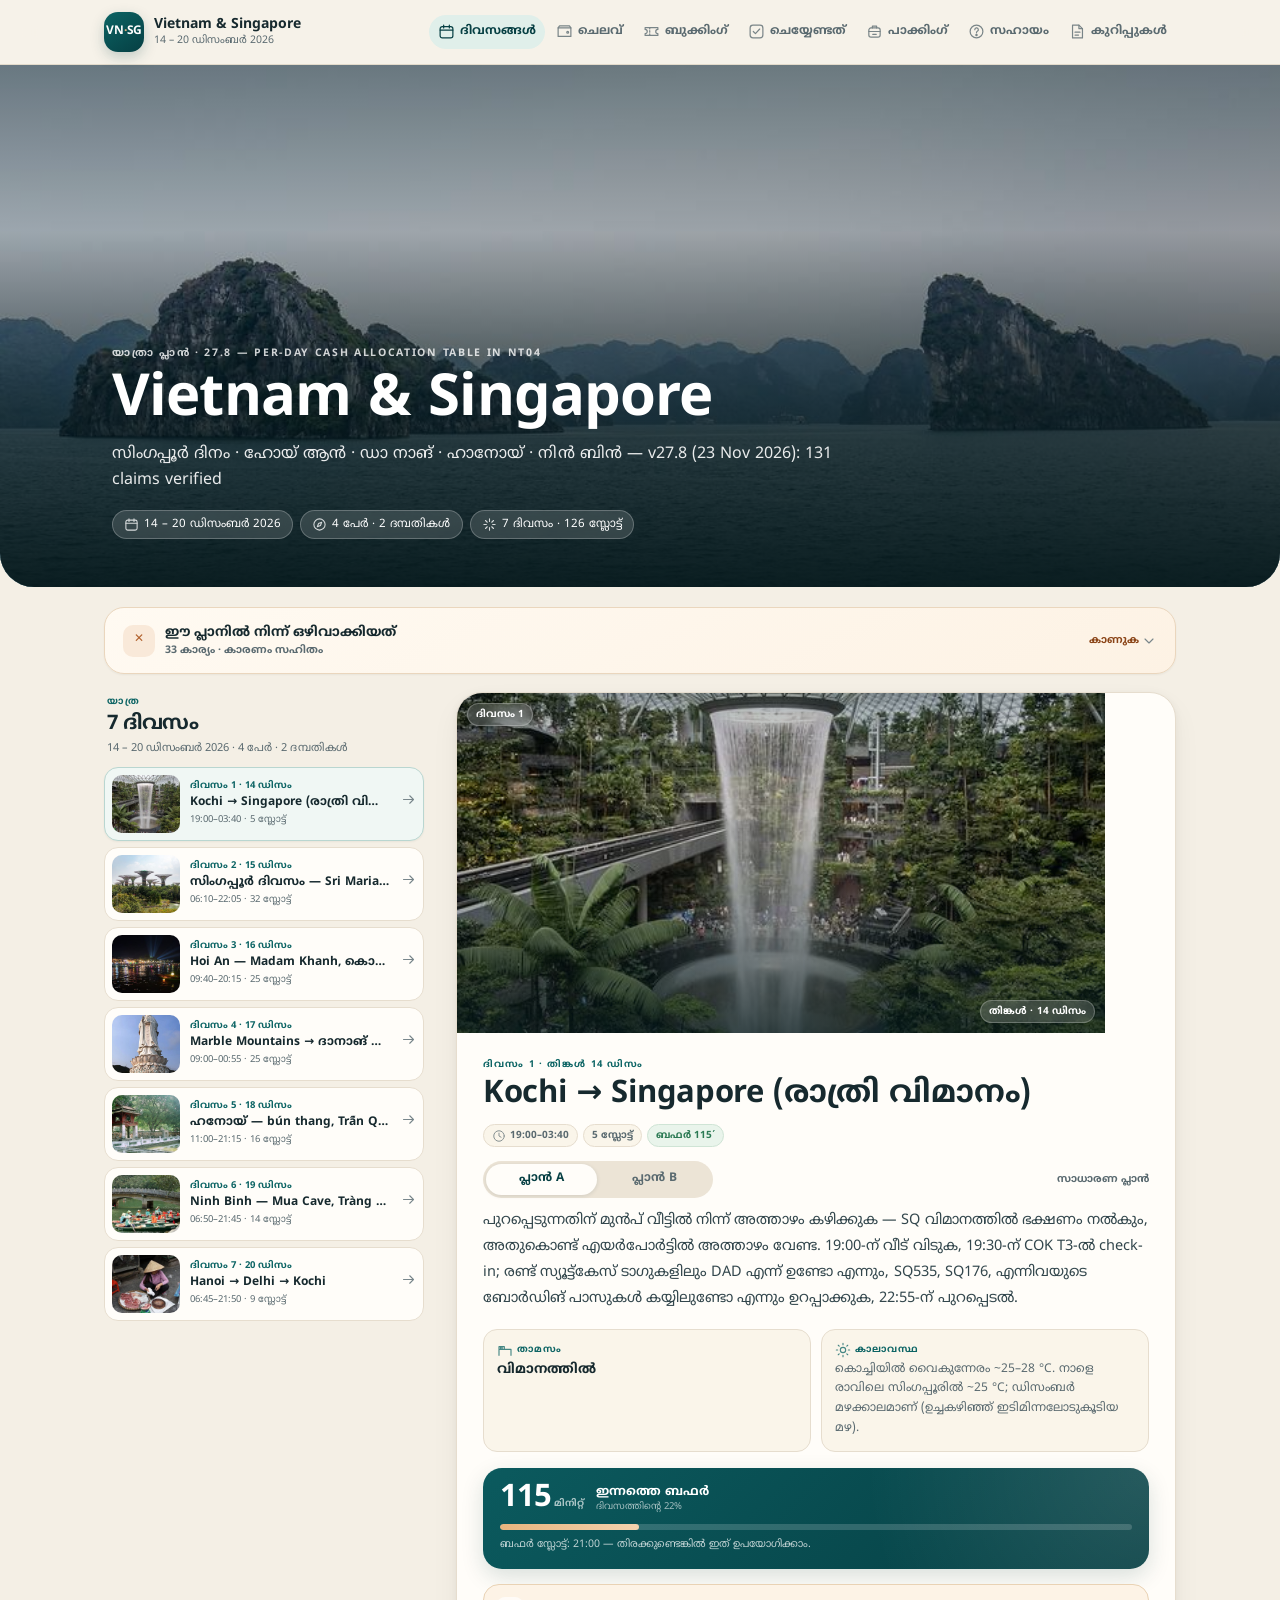
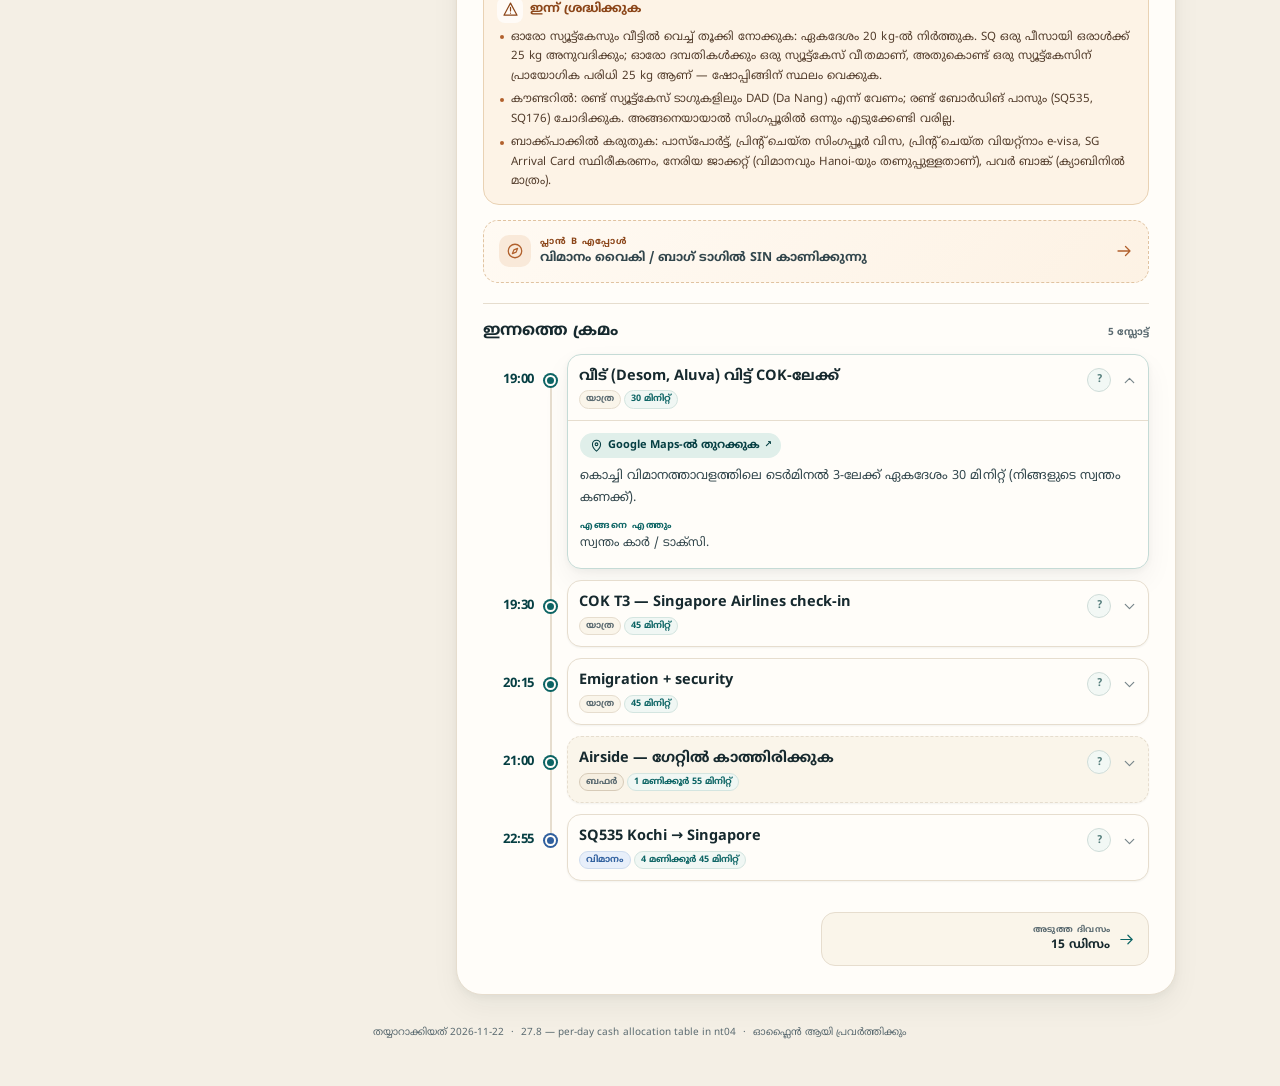
<file: index.html>
<!doctype html>
<html lang="ml">
  <head>
    <meta charset="utf-8" />
    <meta name="viewport" content="width=device-width, initial-scale=1, viewport-fit=cover" />
    <meta name="theme-color" content="#084a4d" />
    <link rel="icon" href="data:," />
    <meta name="description" content="വിയറ്റ്നാം & സിംഗപ്പൂർ — 14–20 ഡിസംബർ 2026. ദിവസാന്തര പ്ലാൻ, ബഫർ, ചെലവ്, ബുക്കിംഗ്, ചെയ്യേണ്ടത്, ഭാഷയും അടിയന്തിര നമ്പറുകളും, കുറിപ്പുകൾ." />
    <title>വിയറ്റ്നാം &amp; സിംഗപ്പൂർ — ഡിസംബർ 2026</title>
    <script defer src="./assets/index-_-C6NMxQ.js"></script>
    <link rel="stylesheet" href="./assets/index-CeAtSv5Q.css">
  </head>
  <body>
    <div id="root"></div>
  </body>
</html>
</file>
<file: assets/index-CeAtSv5Q.css>
@font-face{font-family:Noto Sans Malayalam;src:url(./NotoSansMalayalam-Regular-BkFFDQub.ttf) format("truetype");font-weight:400;font-style:normal;font-display:swap}@font-face{font-family:Noto Sans Malayalam;src:url(./NotoSansMalayalam-Bold-B34WZfov.ttf) format("truetype");font-weight:600 800;font-style:normal;font-display:swap}:root{--bg: #f4efe5;--bg-2: #ebe3d4;--card: #fffdf9;--card-2: #faf5ea;--card-3: #f6efe1;--ink: #16292e;--ink-2: #32464c;--muted: #5a6a70;--muted-2: #78868b;--line: #e6ddce;--line-2: #d7cbb8;--teal: #0c6464;--teal-deep: #063f43;--teal-ink: #084c50;--teal-soft: #e0efea;--teal-mist: #f0f7f4;--amber: #b1602c;--amber-ink: #8b4518;--amber-soft: #f9e9d9;--jade: #2c7a54;--jade-soft: #e9f4eb;--danger: #ae4439;--danger-soft: #faeae8;--violet: #6a57a0;--violet-soft: #efecf8;--blue: #2f5f9e;--blue-soft: #e8effa;--shadow-xs: 0 1px 2px rgba(16, 42, 46, .05);--shadow-sm: 0 2px 8px rgba(16, 42, 46, .05), 0 12px 28px rgba(16, 42, 46, .05);--shadow-md: 0 18px 44px rgba(10, 36, 40, .13);--shadow-lg: 0 30px 80px rgba(6, 28, 32, .24);--r-xs: 10px;--r-sm: 14px;--r: 20px;--r-lg: 26px;--r-xl: 32px;--gutter: 14px;--topnav-h: 60px;--bottomnav-h: 66px;--safe-top: env(safe-area-inset-top, 0px);--safe-bottom: env(safe-area-inset-bottom, 0px);--font: "Noto Sans Malayalam", system-ui, -apple-system, "Segoe UI", sans-serif}*,*:before,*:after{box-sizing:border-box}html{-webkit-text-size-adjust:100%;overflow-x:clip;scroll-behavior:smooth}body{margin:0;overflow-x:clip;background:var(--bg);color:var(--ink);font-family:var(--font);font-size:16px;line-height:1.7;letter-spacing:.001em;text-rendering:optimizeLegibility;-webkit-font-smoothing:antialiased}img{max-width:100%;display:block}button,input,select,textarea{font:inherit;color:inherit}button,p,h1,h2,h3,h4{margin:0}ul,ol{margin:0;padding:0;list-style:none}a{color:inherit}[hidden]{display:none!important}::selection{background:#0c64642e}:focus-visible{outline:2px solid var(--teal);outline-offset:3px;border-radius:6px}.app{min-height:100vh;min-height:100dvh;padding-bottom:calc(var(--bottomnav-h) + var(--safe-bottom) + 24px)}main{display:block;min-width:0}.wrap{width:100%;max-width:1120px;margin:0 auto;padding:0 var(--gutter)}.wrap--days{padding-bottom:8px}.page{display:flex;flex-direction:column;gap:14px;padding-top:14px;min-width:0}.skip-link{position:fixed;top:-100px;left:12px;z-index:200;background:var(--teal-deep);color:#fff;padding:10px 14px;border-radius:0 0 12px 12px;font-size:13px;text-decoration:none;transition:top .2s ease}.skip-link:focus{top:0}.topnav{position:sticky;top:0;z-index:50;padding-top:var(--safe-top);background:#f7f2e9e6;border-bottom:1px solid rgba(215,203,184,.62);backdrop-filter:blur(18px) saturate(1.15);-webkit-backdrop-filter:blur(18px) saturate(1.15)}.topnav-in{display:flex;align-items:center;gap:12px;width:100%;max-width:1120px;min-height:var(--topnav-h);margin:0 auto;padding:8px var(--gutter)}.brand{display:flex;align-items:center;gap:10px;min-width:0;padding:0;border:0;background:none;text-align:left;cursor:pointer}.brand-mark{display:flex;align-items:center;justify-content:center;flex:0 0 38px;width:38px;height:38px;border-radius:13px;background:linear-gradient(145deg,var(--teal) 0%,var(--teal-deep) 100%);color:#fff;font-size:10.5px;font-weight:800;letter-spacing:-.03em;line-height:1;white-space:nowrap;box-shadow:0 5px 14px #063f4338}.brand-mark span{color:#e7b47e;margin:0 .5px}.brand-text{display:flex;flex-direction:column;min-width:0}.brand-text b{overflow:hidden;color:var(--ink);font-size:13.5px;font-weight:700;line-height:1.25;white-space:nowrap;text-overflow:ellipsis}.brand-text small{color:var(--muted);font-size:10.5px;line-height:1.45;white-space:nowrap}.topnav-links{display:none;align-items:center;gap:2px;margin-left:auto;min-width:0}.topnav-links button{display:inline-flex;align-items:center;gap:5px;padding:7px 9px;border:0;border-radius:999px;background:none;color:var(--muted);font-size:12px;font-weight:600;white-space:nowrap;cursor:pointer;transition:background .16s ease,color .16s ease}.topnav-links button svg{flex:0 0 auto;opacity:.8}.topnav-links button.on{background:var(--teal-soft);color:var(--teal-deep)}.topnav-links button.on svg{opacity:1}.bottomnav{position:fixed;right:0;bottom:0;left:0;z-index:60;display:grid;grid-template-columns:repeat(5,minmax(0,1fr));gap:2px;padding:6px 6px calc(6px + var(--safe-bottom));background:#fffdf9f2;border-top:1px solid var(--line);box-shadow:0 -10px 32px #102a2e12;backdrop-filter:blur(18px) saturate(1.15);-webkit-backdrop-filter:blur(18px) saturate(1.15)}.bottomnav button{display:flex;flex-direction:column;align-items:center;gap:1px;min-width:0;padding:3px 1px;border:0;border-radius:14px;background:none;color:var(--muted);font-size:10px;font-weight:600;line-height:1.3;cursor:pointer;transition:color .16s ease}.bnav-ico{position:relative;display:grid;place-items:center;width:40px;height:30px;border-radius:11px;transition:background .16s ease,color .16s ease,transform .16s ease}.bottomnav button.on{color:var(--teal-deep)}.bottomnav button.on .bnav-ico{background:var(--teal-soft);color:var(--teal)}.bottomnav button:active .bnav-ico{transform:scale(.94)}.bnav-label{overflow:hidden;max-width:100%;font-size:10px;letter-spacing:-.01em;white-space:nowrap;text-overflow:ellipsis}.bnav-dot{position:absolute;top:2px;right:7px;width:7px;height:7px;border:2px solid var(--card);border-radius:50%;background:var(--amber)}.sheet-layer{position:fixed;inset:0;z-index:120;display:flex;align-items:flex-end;justify-content:center}.sheet-scrim{position:absolute;inset:0;background:#05181c8f;backdrop-filter:blur(3px);-webkit-backdrop-filter:blur(3px);animation:scrim-in .2s ease both}.sheet{position:relative;display:flex;flex-direction:column;width:100%;max-width:660px;max-height:88vh;max-height:88dvh;overflow:hidden;padding-bottom:var(--safe-bottom);border-radius:26px 26px 0 0;background:var(--card);box-shadow:var(--shadow-lg);animation:sheet-up .32s cubic-bezier(.2,.85,.25,1) both}.sheet-grab{flex:0 0 auto;width:40px;height:4px;margin:9px auto 0;border-radius:99px;background:var(--line-2)}.sheet-head{display:flex;align-items:flex-start;gap:12px;flex:0 0 auto;padding:13px 18px 12px;border-bottom:1px solid var(--line);background:var(--card)}.sheet-heading{flex:1;min-width:0}.sheet-eyebrow{margin-bottom:2px;color:var(--teal);font-size:9.5px;font-weight:700;letter-spacing:.14em;text-transform:uppercase}.sheet-heading h2{font-size:20px;font-weight:700;line-height:1.35}.round-btn{display:grid;place-items:center;flex:0 0 auto;width:36px;height:36px;padding:0;border:1px solid var(--line);border-radius:50%;background:var(--card-2);color:var(--ink-2);cursor:pointer;transition:background .15s ease,border-color .15s ease}.round-btn:hover{background:var(--card-3);border-color:var(--line-2)}.sheet-body{flex:1;min-height:0;overflow-y:auto;padding:16px 18px calc(26px + var(--safe-bottom));-webkit-overflow-scrolling:touch;overscroll-behavior:contain}@keyframes sheet-up{0%{transform:translateY(24px);opacity:.6}to{transform:translateY(0);opacity:1}}@keyframes scrim-in{0%{opacity:0}to{opacity:1}}.more-list{display:flex;flex-direction:column;gap:8px}.more-item{display:flex;align-items:center;gap:12px;width:100%;padding:12px;border:1px solid var(--line);border-radius:16px;background:var(--card-2);text-align:left;cursor:pointer;transition:border-color .15s ease,background .15s ease}.more-item.on{border-color:var(--teal);background:var(--teal-mist)}.more-ico{display:grid;place-items:center;flex:0 0 42px;width:42px;height:42px;border-radius:13px;background:var(--card);color:var(--teal);box-shadow:var(--shadow-xs)}.more-text{display:flex;flex:1;flex-direction:column;min-width:0}.more-text b{font-size:14px;line-height:1.4}.more-text small{color:var(--muted);font-size:11px;line-height:1.5}.more-arrow{flex:0 0 auto;color:var(--muted-2)}.more-foot{margin-top:18px;color:var(--muted);font-size:10.5px;text-align:center}.cite-btn{display:inline-flex;align-items:center;justify-content:center;flex:0 0 auto;width:24px;height:24px;padding:0;border:1px solid #cfdcd8;border-radius:50%;background:#f2f8f5;color:#557e7c;font-size:11.5px;font-weight:700;line-height:1;cursor:help;transition:background .15s ease,border-color .15s ease,color .15s ease}.cite-btn:hover,.cite-btn[aria-expanded=true]{border-color:var(--teal);background:var(--teal);color:#fff}.cite-btn.is-doubtful{border-color:#e6c39f;background:var(--amber-soft);color:var(--amber-ink)}.cite-btn.is-wrong{border-color:#e6b5b0;background:var(--danger-soft);color:var(--danger)}.sheet-context{margin-bottom:12px;color:var(--muted);font-size:11.5px;font-weight:600;line-height:1.6}.cite-sheet .qa-list{display:flex;flex-direction:column;gap:10px}.qa{padding:10px 12px;border:1px solid var(--line);border-radius:12px;background:var(--card-2)}.qa-q{display:block;margin-bottom:3px;color:var(--teal-deep);font-size:12.5px;line-height:1.55}.qa-a{display:block;color:var(--ink-2);font-size:12.5px;line-height:1.72}.cite-why{color:var(--ink-2);font-size:13px;line-height:1.78}.verdict{margin-bottom:12px;padding:10px 12px;border-left:4px solid var(--amber);border-radius:4px 12px 12px 4px;background:var(--amber-soft)}.verdict.is-wrong{border-left-color:var(--danger);background:var(--danger-soft)}.verdict b{display:block;margin-bottom:2px;color:var(--amber-ink);font-size:11px;letter-spacing:.08em;text-transform:uppercase}.verdict.is-wrong b{color:var(--danger)}.verdict p{color:var(--ink-2);font-size:12.5px;line-height:1.7}.verdict-better{margin-top:4px;font-weight:600}.ev-list{margin-top:16px;padding-top:12px;border-top:1px solid var(--line)}.ev-head{margin-bottom:7px;color:var(--muted);font-size:9.5px;font-weight:700;letter-spacing:.14em;text-transform:uppercase}.ev{padding:9px 0;border-top:1px solid var(--line)}.ev:first-of-type{border-top:0}.ev-top{display:flex;align-items:flex-start;flex-wrap:wrap;gap:5px 8px}.ev-via{flex:0 0 auto;padding:1px 6px;border-radius:99px;background:var(--teal-soft);color:var(--teal-deep);font-size:9px;font-weight:700;line-height:1.6}.ev-via.v-ticket{background:var(--amber-soft);color:var(--amber-ink)}.ev-via.v-file{background:var(--violet-soft);color:var(--violet)}.ev-via.v-prior{background:var(--blue-soft);color:var(--blue)}.ev-label{flex:1;min-width:0;color:var(--teal-deep);font-size:12px;font-weight:600;line-height:1.55;text-decoration:underline;text-underline-offset:3px;overflow-wrap:break-word}.ev-out{margin-left:3px;font-size:10px}.ev-note{margin-top:3px;color:var(--ink-2);font-size:11.5px;line-height:1.65}.ev-meta{margin-top:2px;color:var(--muted);font-size:10px;line-height:1.5}.hero{position:relative;display:flex;align-items:flex-end;min-height:340px;padding:92px 0 28px;overflow:hidden;background:radial-gradient(circle at 15% 20%,rgba(255,255,255,.14),transparent 45%),linear-gradient(150deg,#0c5c5f,#084a4e 55%,#063b40);color:#fff}.hero-img{position:absolute;inset:0;width:100%;height:100%;object-fit:cover;object-position:center 55%}.hero-scrim{position:absolute;inset:0;background:linear-gradient(to top,#05181bf5,#05181bb8,#05181b42 68%,#05181b80)}.hero-in{position:relative;z-index:1;width:100%;max-width:1120px;margin:0 auto;padding:0 18px}.hero-kicker{margin-bottom:4px;color:#fffc;font-size:10px;font-weight:700;letter-spacing:.16em;text-transform:uppercase}.hero h1{margin-bottom:6px;font-size:clamp(31px,9.2vw,42px);font-weight:700;line-height:1.24;letter-spacing:-.015em;text-wrap:balance}.hero-sub{margin-bottom:13px;color:#ffffffe6;font-size:13px;line-height:1.65;text-wrap:pretty}.hero-facts{display:flex;flex-wrap:wrap;gap:5px}.hero-facts li{display:inline-flex;align-items:center;gap:5px;padding:4px 9px;border:1px solid rgba(255,255,255,.24);border-radius:999px;background:#ffffff24;color:#fff;font-size:10.5px;line-height:1.5;backdrop-filter:blur(5px);-webkit-backdrop-filter:blur(5px)}.hero-facts li svg{opacity:.8}.removed{margin-top:14px;padding:12px;border:1px solid #ead6bd;border-radius:18px;background:linear-gradient(155deg,#fffaf2,#fdf2e4);box-shadow:var(--shadow-xs)}.removed-h2{margin:0}.removed-toggle{display:flex;align-items:center;gap:10px;width:100%;padding:0;border:0;background:none;text-align:left;cursor:pointer}.removed-ico{display:grid;place-items:center;flex:0 0 32px;width:32px;height:32px;border-radius:10px;background:var(--amber-soft);color:var(--amber);font-size:12px;font-weight:700}.removed-headtext{display:flex;flex:1;flex-direction:column;min-width:0}.removed-title{color:var(--ink);font-size:13.5px;font-weight:700;line-height:1.45}.removed-sub{color:var(--muted);font-size:10.5px;line-height:1.5}.removed-action{display:inline-flex;align-items:center;gap:2px;flex:0 0 auto;color:var(--amber-ink);font-size:10.5px;font-weight:700;white-space:nowrap}.removed-action .chev{width:16px;height:16px;margin:0}.removed-list{margin-top:10px;padding-top:6px;border-top:1px solid #eddcc4}.removed-item{padding:9px 0;border-top:1px solid rgba(237,220,196,.7)}.removed-item:first-child{border-top:0}.removed-line{display:flex;align-items:baseline;flex-wrap:wrap;gap:4px 8px}.removed-line b{font-size:12.5px;line-height:1.5}.removed-saving{padding:1px 6px;border-radius:99px;background:var(--jade-soft);color:var(--jade);font-size:9.5px;font-weight:700;white-space:nowrap}.removed-item p{margin-top:2px;color:var(--ink-2);font-size:11.5px;line-height:1.7}.removed-item p.clamp{display:-webkit-box;overflow:hidden;-webkit-box-orient:vertical;-webkit-line-clamp:3}.tiny-link{margin-top:4px;padding:0;border:0;background:none;color:var(--amber-ink);font-size:10.5px;font-weight:700;text-decoration:underline;text-underline-offset:3px;cursor:pointer}.page-head{position:relative;min-height:138px;padding:20px 18px 18px;overflow:hidden;border-radius:22px;background:radial-gradient(circle at 92% 15%,rgba(231,180,126,.22),transparent 38%),radial-gradient(circle at 8% 100%,rgba(255,255,255,.08),transparent 42%),linear-gradient(140deg,#0b5a5e,#08464a 58%,#063a3f);color:#fff;box-shadow:0 14px 34px #06363a2e}.page-head:after{content:"";position:absolute;right:-42px;bottom:-64px;width:190px;height:190px;border:1px solid rgba(255,255,255,.09);border-radius:50%}.page-head-in{position:relative;z-index:1;max-width:560px}.page-kicker{margin-bottom:3px;color:#ffffffad;font-size:9.5px;font-weight:700;letter-spacing:.16em;text-transform:uppercase}.page-head h1{font-size:clamp(27px,7.4vw,34px);font-weight:700;line-height:1.25;letter-spacing:-.01em}.page-sub{margin-top:5px;color:#ffffffc7;font-size:12px;line-height:1.62;text-wrap:pretty}.page-head-mark{position:absolute;right:6px;bottom:-18px;z-index:0;color:#fff;opacity:.1}.card{min-width:0;padding:16px 14px;border:1px solid var(--line);border-radius:20px;background:var(--card);box-shadow:var(--shadow-xs)}.sec-title{font-size:16px;font-weight:700;line-height:1.45;letter-spacing:-.005em}.sec-sub{margin-top:3px;color:var(--muted);font-size:11.5px;line-height:1.6}.section-head{margin-bottom:8px}.seg{display:flex;gap:2px;width:100%;padding:3px;border-radius:999px;background:#ece4d6}.seg button{flex:1;padding:7px 10px;border:0;border-radius:999px;background:none;color:var(--muted);font-size:12px;font-weight:600;line-height:1.4;white-space:nowrap;cursor:pointer;transition:background .16s ease,color .16s ease,box-shadow .16s ease}.seg button.on{background:var(--card);color:var(--teal-deep);box-shadow:0 1px 4px #102a2e1f}.seg button.on.alt{background:var(--amber);color:#fff;box-shadow:0 3px 9px #b1602c3d}.link-btn{padding:2px 0;border:0;background:none;color:var(--teal);font-size:11.5px;font-weight:700;line-height:1.5;text-decoration:underline;text-underline-offset:3px;cursor:pointer}.chev{flex:0 0 auto;width:19px;height:19px;color:var(--muted-2);transition:transform .22s ease}.chev.open{transform:rotate(180deg)}.fine{margin:0;color:var(--muted);font-size:10.5px;line-height:1.7}.callout{padding:12px 13px;border:1px solid #ead6bd;border-radius:16px;background:var(--amber-soft)}.callout-head{display:flex;align-items:center;gap:7px;margin-bottom:5px}.callout-ico{display:grid;place-items:center;flex:0 0 26px;width:26px;height:26px;border-radius:8px;background:#ffffffad;color:var(--amber-ink)}.callout-head h3{color:var(--amber-ink);font-size:12.5px;font-weight:700;line-height:1.45}.callout-head .cite-btn{margin-left:auto}.callout ul{display:flex;flex-direction:column;gap:4px;padding-left:2px}.callout li{position:relative;padding-left:12px;color:#523c2b;font-size:11.5px;line-height:1.7}.callout li:before{content:"";position:absolute;top:.68em;left:1px;width:4px;height:4px;border-radius:50%;background:var(--amber)}.callout p{color:#523c2b;font-size:11.5px;line-height:1.7}.callout--watch{border-color:#e9d2b4;background:#fdf3e6}.callout--warn{border-color:#ecc4bf;background:var(--danger-soft)}.callout--warn .callout-ico{color:var(--danger)}.callout--warn .callout-head h3,.callout--warn p{color:#6f2f28}.callout--warn p{font-size:11.5px}.days-layout{display:block;min-width:0}.days-aside{display:none}.days-main{min-width:0}.daystrip{position:sticky;top:calc(var(--topnav-h) + var(--safe-top));z-index:35;display:flex;gap:5px;margin:0 calc(var(--gutter) * -1);padding:7px var(--gutter);overflow-x:auto;border-bottom:1px solid rgba(215,203,184,.72);background:#f4efe5f0;scrollbar-width:none;backdrop-filter:blur(12px);-webkit-backdrop-filter:blur(12px)}.daystrip::-webkit-scrollbar{display:none}.daystrip button{display:flex;flex:0 0 auto;flex-direction:column;align-items:center;justify-content:center;width:47px;height:53px;padding:3px 2px;border:1px solid var(--line);border-radius:14px;background:#fffdf9c7;color:var(--muted);line-height:1.2;cursor:pointer;transition:background .16s ease,border-color .16s ease,color .16s ease,transform .16s ease}.daystrip button b{font-size:16px;font-weight:700;letter-spacing:-.02em}.daystrip button span{margin-top:1px;font-size:9px;font-weight:600;white-space:nowrap}.daystrip button.on{border-color:var(--teal-deep);background:var(--teal-deep);color:#fff;box-shadow:0 4px 12px #063f4338}.daystrip button:active{transform:scale(.96)}.aside-head{padding:2px 3px 9px}.aside-kicker{color:var(--teal);font-size:9.5px;font-weight:700;letter-spacing:.16em;text-transform:uppercase}.aside-head h2{margin-top:1px;font-size:20px;line-height:1.35;letter-spacing:-.02em}.aside-head>p:last-child{margin-top:2px;color:var(--muted);font-size:11px;line-height:1.55}.daylist{display:flex;flex-direction:column;gap:6px}.daylist button{display:grid;grid-template-columns:62px minmax(0,1fr) 15px;align-items:center;gap:10px;width:100%;padding:7px;border:1px solid var(--line);border-radius:14px;background:var(--card);text-align:left;cursor:pointer;transition:border-color .15s ease,background .15s ease,box-shadow .15s ease}.daylist button:hover{border-color:var(--line-2)}.daylist button.on{border-color:#b9d6d0;background:var(--teal-mist);box-shadow:var(--shadow-xs)}.daylist-photo{display:block;width:62px;height:54px;overflow:hidden;border-radius:10px;background:linear-gradient(150deg,var(--teal),var(--teal-deep))}.daylist-photo img{width:100%;height:100%;object-fit:cover}.daylist-text{display:flex;flex-direction:column;min-width:0}.daylist-date{color:var(--teal);font-size:9.5px;font-weight:700;line-height:1.4}.daylist-text b{overflow:hidden;margin:1px 0;font-size:12px;font-weight:700;line-height:1.45;text-overflow:ellipsis;white-space:nowrap}.daylist-meta{color:var(--muted);font-size:9.5px;line-height:1.5}.daylist-arrow{color:var(--muted-2)}.day{min-width:0;margin-top:10px;overflow:clip;border:1px solid var(--line);border-radius:22px;background:var(--card);box-shadow:var(--shadow-sm);scroll-margin-top:calc(var(--topnav-h) + 70px + var(--safe-top))}.day-hero{position:relative;aspect-ratio:16 / 9.4;max-height:280px;overflow:hidden;background:linear-gradient(150deg,var(--teal),var(--teal-deep))}.day-hero img{width:100%;height:100%;object-fit:cover}.day-hero-shade{position:absolute;inset:0;background:linear-gradient(to top,rgba(5,26,29,.72) 0%,rgba(5,26,29,.2) 38%,transparent 65%),linear-gradient(to bottom,rgba(5,26,29,.32),transparent 32%)}.day-hero-badge,.day-hero-date{position:absolute;z-index:1;padding:3px 8px;border:1px solid rgba(255,255,255,.24);border-radius:999px;background:#ffffff29;color:#fff;font-size:10px;font-weight:700;line-height:1.5;backdrop-filter:blur(6px);-webkit-backdrop-filter:blur(6px)}.day-hero-badge{top:10px;left:10px}.day-hero-date{right:10px;bottom:10px}.day-body{min-width:0;padding:16px 13px 20px;overflow-wrap:break-word}.day-eyebrow{margin-bottom:2px;color:var(--teal);font-size:9.5px;font-weight:700;letter-spacing:.12em;text-transform:uppercase}.day-title{margin-bottom:8px;font-size:clamp(21px,6.2vw,27px);font-weight:700;line-height:1.38;letter-spacing:-.01em;text-wrap:balance;overflow-wrap:break-word}.day-meta{display:flex;flex-wrap:wrap;gap:5px}.metachip{display:inline-flex;align-items:center;gap:4px;padding:3px 8px;border:1px solid var(--line);border-radius:999px;background:var(--card-2);color:var(--muted);font-size:10px;font-weight:600;line-height:1.5;white-space:nowrap}.metachip svg{opacity:.72}.metachip.jade{border-color:#cfe4d5;background:var(--jade-soft);color:var(--jade)}.day-toolbar{display:flex;flex-wrap:wrap;align-items:center;gap:5px 10px;margin:14px 0 10px}.day-toolbar .seg{flex:1 1 190px}.toolbar-note{flex:1 1 100%;color:var(--muted);font-size:10.5px;font-weight:600;line-height:1.5}.day-summary{color:var(--ink-2);font-size:13.5px;line-height:1.8;text-wrap:pretty}.facts{display:grid;grid-template-columns:1fr;gap:7px;margin:13px 0}.fact{min-width:0;padding:10px 11px;border:1px solid var(--line);border-radius:14px;background:var(--card-2)}.fact-label{display:flex;align-items:center;gap:4px;margin-bottom:2px;color:var(--teal);font-size:9.5px;font-weight:700;letter-spacing:.1em;text-transform:uppercase}.fact-label svg{opacity:.76}.fact b{display:block;font-size:12.5px;font-weight:700;line-height:1.5}.fact p{color:var(--muted);font-size:11.5px;line-height:1.65}.fact-link{display:inline-flex;align-items:center;gap:3px;margin-top:4px;color:var(--teal);font-size:10.5px;font-weight:700;line-height:1.5;text-decoration:underline;text-underline-offset:3px}.buffer{margin:12px 0;padding:13px 14px;border-radius:17px;background:radial-gradient(circle at 100% 0%,rgba(255,255,255,.13),transparent 42%),linear-gradient(135deg,#0b5a5e,#063f43);color:#fff;box-shadow:0 8px 22px #063a3e26}.buffer-top{display:flex;align-items:center;gap:12px}.buffer-num{display:flex;align-items:baseline;gap:3px;flex:0 0 auto;font-size:27px;font-weight:700;line-height:1;letter-spacing:-.03em}.buffer-num small{color:#ffffffa8;font-size:9.5px;font-weight:600;letter-spacing:0}.buffer-label{display:flex;flex:1;flex-direction:column;min-width:0;font-size:11.5px;font-weight:600;line-height:1.45}.buffer-label small{color:#ffffff9e;font-size:9.5px;font-weight:400}.buffer-bar{height:6px;margin:9px 0 7px;overflow:hidden;border-radius:99px;background:#ffffff2b}.buffer-bar span{display:block;height:100%;border-radius:inherit;background:linear-gradient(90deg,#e7b47e,#f3d2ae)}.buffer p{color:#ffffffbd;font-size:10.5px;line-height:1.6}.planb-hint{display:flex;align-items:center;gap:9px;width:100%;margin:12px 0;padding:11px 12px;border:1px dashed #e0c3a1;border-radius:15px;background:linear-gradient(135deg,#fffaf3,#fdf2e4);text-align:left;cursor:pointer}.planb-hint-icon{display:grid;place-items:center;flex:0 0 32px;width:32px;height:32px;border-radius:10px;background:var(--amber-soft);color:var(--amber)}.planb-hint-copy{display:flex;flex:1;flex-direction:column;min-width:0}.planb-hint-copy>span{color:var(--amber-ink);font-size:9px;font-weight:700;letter-spacing:.1em;text-transform:uppercase}.planb-hint-copy b{color:var(--ink-2);font-size:11.5px;font-weight:600;line-height:1.55}.planb-hint>svg{flex:0 0 auto;color:var(--amber)}.trigger-card{margin:12px 0 8px;padding:12px 13px;border:1px solid #e8c9a9;border-left:4px solid var(--amber);border-radius:4px 14px 14px 4px;background:var(--amber-soft)}.trigger-top{display:flex;align-items:center;justify-content:space-between;gap:8px}.trigger-label{color:var(--amber-ink);font-size:9.5px;font-weight:700;letter-spacing:.12em;text-transform:uppercase}.trigger-card p{margin-top:2px;color:#543a26;font-size:12px;line-height:1.7}.planb-summary{margin-bottom:10px;color:var(--muted);font-size:11.5px;line-height:1.7}.timeline-head{display:flex;align-items:baseline;justify-content:space-between;gap:8px;margin:16px 0 9px;padding-top:13px;border-top:1px solid var(--line)}.timeline-head h2{font-size:15px;font-weight:700;line-height:1.4}.timeline-head span{color:var(--muted);font-size:10px;font-weight:600;white-space:nowrap}.timeline{position:relative;display:flex;flex-direction:column;min-width:0}.slot{position:relative;display:grid;grid-template-columns:40px 14px minmax(0,1fr);gap:0 5px;min-width:0;padding-bottom:9px}.slot-time{padding-top:15px;color:var(--teal-deep);font-size:11.5px;font-weight:700;line-height:1.3;letter-spacing:-.02em;text-align:right;font-variant-numeric:tabular-nums}.slot-rail{position:relative;display:flex;align-items:flex-start;justify-content:center;padding-top:18px}.slot-rail:before{content:"";position:absolute;top:0;bottom:-9px;left:50%;width:2px;transform:translate(-50%);background:var(--line)}.slot:first-child .slot-rail:before{top:18px}.slot:last-child .slot-rail:before{bottom:auto;height:24px}.slot-dot{position:relative;z-index:1;width:10px;height:10px;border:2px solid var(--card);border-radius:50%;background:var(--teal);box-shadow:0 0 0 2px var(--teal)}.tone-sight .slot-dot{background:var(--amber);box-shadow:0 0 0 2px var(--amber)}.tone-food .slot-dot{background:#c0703b;box-shadow:0 0 0 2px #c0703b}.tone-shop .slot-dot{background:var(--violet);box-shadow:0 0 0 2px var(--violet)}.tone-rest .slot-dot{background:var(--jade);box-shadow:0 0 0 2px var(--jade)}.tone-flight .slot-dot{background:var(--blue);box-shadow:0 0 0 2px var(--blue)}.tone-buffer .slot-dot{background:var(--muted-2);box-shadow:0 0 0 2px var(--muted-2)}.tone-planb .slot-dot{background:var(--amber);box-shadow:0 0 0 2px var(--amber)}.slot-card{position:relative;min-width:0;overflow:visible;border:1px solid var(--line);border-radius:14px;background:var(--card);box-shadow:var(--shadow-xs);transition:border-color .18s ease,box-shadow .18s ease}.slot.open .slot-card{border-color:#c5dbd6;box-shadow:var(--shadow-sm)}.slot.is-buffer .slot-card{background:var(--card-2);border-style:dashed}.slot-btn{display:flex;align-items:center;gap:9px;width:100%;min-width:0;padding:9px 29px 9px 9px;border:0;border-radius:14px;background:none;color:inherit;text-align:left;cursor:pointer}.slot.has-cite .slot-btn{padding-right:55px}.slot-thumb{flex:0 0 48px;width:48px;height:48px;border-radius:10px;background:var(--teal-soft);object-fit:cover}.slot-text{display:flex;flex:1;flex-direction:column;gap:3px;min-width:0}.slot-title{color:var(--ink);font-size:13px;font-weight:700;line-height:1.5;overflow-wrap:break-word}.slot-tags{display:flex;flex-wrap:wrap;gap:3px}.tag{display:inline-block;padding:1px 6px;border:1px solid var(--line);border-radius:99px;background:var(--card-2);color:var(--muted);font-size:9px;font-style:normal;font-weight:600;line-height:1.6;white-space:nowrap}.tone-sight .tag:first-child{border-color:#edd5bd;background:var(--amber-soft);color:var(--amber-ink)}.tone-food .tag:first-child{border-color:#ecd2bf;background:#fbeee3;color:#9a5326}.tone-shop .tag:first-child{border-color:#dcd5ee;background:var(--violet-soft);color:var(--violet)}.tone-rest .tag:first-child{border-color:#cfe4d5;background:var(--jade-soft);color:var(--jade)}.tone-flight .tag:first-child{border-color:#cedcef;background:var(--blue-soft);color:var(--blue)}.tone-buffer .tag:first-child,.tag.buf{border-color:var(--line-2);background:var(--card-3);color:var(--muted)}.tag.dur{border-color:#d4e5e0;background:var(--teal-mist);color:var(--teal)}.tag.step{border-color:#e8c9a9;background:var(--amber-soft);color:var(--amber-ink)}.slot-chev{position:absolute;top:13px;right:8px;display:grid;place-items:center;width:18px;height:18px;color:var(--muted-2)}.slot-chev .chev{width:17px;height:17px}.slot .cite-btn{position:absolute;top:11px;right:33px;z-index:2;width:22px;height:22px;font-size:11px}.slot .cite-btn:focus-visible{z-index:3}.slot-collapse{display:grid;grid-template-rows:0fr;transition:grid-template-rows .26s ease}.slot-collapse[data-open=true]{grid-template-rows:1fr}.slot-collapse-in{min-height:0;overflow:hidden}.slot-body{padding:0 10px;border-top:1px solid transparent}.slot-collapse[data-open=true] .slot-body{padding-top:10px;padding-bottom:11px;border-top-color:var(--line)}.map-link{display:inline-flex;align-items:center;gap:4px;margin-bottom:8px;padding:4px 9px;border-radius:99px;background:var(--teal-soft);color:var(--teal-deep);font-size:10.5px;font-weight:700;line-height:1.6;text-decoration:none}.map-out{font-size:9px}.slot-photo{width:100%;aspect-ratio:16 / 9;margin-bottom:8px;border-radius:11px;object-fit:cover}.slot-detail{color:var(--ink-2);font-size:12px;line-height:1.75;overflow-wrap:break-word}.slot-row{margin-top:8px}.row-label{display:block;margin-bottom:1px;color:var(--teal);font-size:9px;font-weight:700;letter-spacing:.1em;text-transform:uppercase}.slot-row p{color:var(--ink-2);font-size:11.5px;line-height:1.7;overflow-wrap:break-word}.slot-row.cost .row-label{color:var(--amber)}.slot-row.tip{padding:7px 9px;border-radius:10px;background:var(--amber-soft)}.slot-row.tip .row-label{color:var(--amber-ink)}.slot-row.tip p{color:#543a26}.slot-row.tip .row-label{margin-bottom:0}.slot-row.tip .row-label+p{margin-top:1px}.day-pager{display:grid;grid-template-columns:1fr 1fr;gap:7px;margin-top:16px}.pager-btn{display:flex;align-items:center;gap:8px;min-width:0;padding:9px 10px;border:1px solid var(--line);border-radius:13px;background:var(--card-2);text-align:left;cursor:pointer;transition:border-color .15s ease,background .15s ease}.pager-btn:hover{border-color:var(--line-2);background:var(--card-3)}.pager-btn span{display:flex;flex-direction:column;min-width:0;font-size:11.5px;font-weight:700;line-height:1.45}.pager-btn small{color:var(--muted);font-size:8.5px;font-weight:600;letter-spacing:.05em;text-transform:uppercase}.pager-btn.next{justify-content:flex-end;text-align:right}.pager-btn svg{flex:0 0 auto;color:var(--teal)}.totals{display:grid;grid-template-columns:repeat(2,minmax(0,1fr));gap:7px}.total{min-width:0;padding:11px 12px;border:1px solid var(--line);border-radius:17px;background:var(--card);box-shadow:var(--shadow-xs)}.total span{display:block;overflow:hidden;color:var(--muted);font-size:9px;font-weight:700;letter-spacing:.08em;text-transform:uppercase;white-space:nowrap;text-overflow:ellipsis}.total b{display:block;margin:1px 0;color:var(--teal-deep);font-size:clamp(20px,6vw,26px);font-weight:700;line-height:1.25;letter-spacing:-.035em;white-space:nowrap}.total small{display:block;color:var(--muted);font-size:9.5px;line-height:1.4}.total.dark{border-color:transparent;background:radial-gradient(circle at 100% 0%,rgba(231,180,126,.22),transparent 48%),linear-gradient(140deg,#0b5a5e,#063f43);box-shadow:0 8px 20px #063a3e24}.total.dark span{color:#ffffffad}.total.dark b{color:#fff}.total.dark small{color:#ffffff9e}.mt-top{display:flex;flex-wrap:wrap;align-items:center;gap:6px 10px;margin-bottom:13px}.mt-top .seg{flex:1 1 190px}.mt-all{flex:0 0 auto;font-size:10.5px}.cap{margin:11px 0 4px;padding:9px 11px;border:1px solid var(--line);border-radius:13px;background:var(--card-2)}.cap-head{display:flex;align-items:baseline;justify-content:space-between;gap:8px;color:var(--muted);font-size:10.5px;line-height:1.5}.cap-head b{color:var(--teal-deep);font-size:12.5px;white-space:nowrap}.cap-bar{display:flex;height:7px;margin:6px 0 4px;overflow:hidden;border-radius:99px;background:#e6ddce}.cap-used{height:100%;background:var(--teal)}.cap-over{height:100%;background:var(--danger)}.cap-note{color:var(--muted);font-size:9.5px;line-height:1.5}.mtree{margin-top:8px}.mgroup{border-top:1px solid var(--line)}.mgroup:first-child{border-top:0}.mgroup-toggle{display:grid;grid-template-columns:32px minmax(0,1fr) auto 18px;align-items:center;gap:8px;width:100%;padding:10px 0;border:0;background:none;text-align:left;cursor:pointer}.mgroup-ico{display:grid;place-items:center;width:32px;height:32px;border:1px solid var(--line);border-radius:10px;background:var(--card-2);font-size:15px;line-height:1}.mgroup-main{display:flex;flex-direction:column;min-width:0}.mgroup-label{overflow:hidden;font-size:12.5px;font-weight:700;line-height:1.45;text-overflow:ellipsis;white-space:nowrap}.mgroup-pct{color:var(--muted);font-size:9.5px;font-weight:600;line-height:1.4}.mgroup-amt{color:var(--teal-deep);font-size:12px;font-weight:700;line-height:1.4;white-space:nowrap}.mgroup-toggle .chev{width:17px;height:17px}.mgroup-track{height:3px;margin:0 0 7px 40px;overflow:hidden;border-radius:99px;background:#ece4d7}.mgroup-track span{display:block;height:100%;border-radius:inherit;background:linear-gradient(90deg,var(--teal),#5ba39a)}.mgroup-items{padding:1px 0 9px 40px}.mleaf{display:flex;align-items:baseline;justify-content:space-between;gap:10px;padding:5px 0;border-top:1px dashed #ece4d7}.mleaf:first-child{border-top:0}.mleaf-label{min-width:0;color:var(--ink-2);font-size:11.5px;line-height:1.55}.mleaf-detail{display:block;color:var(--muted);font-size:9.5px;line-height:1.5}.mleaf-amt{flex:0 0 auto;color:var(--ink-2);font-size:10.5px;font-weight:600;line-height:1.5;white-space:nowrap}.mgroup-cite{display:flex;align-items:center;gap:6px;margin-top:3px;color:var(--muted);font-size:9.5px}.line-total{display:flex;align-items:baseline;justify-content:space-between;gap:8px;margin-top:8px;padding-top:9px;border-top:2px solid var(--ink);font-size:11.5px;font-weight:600}.line-total b{color:var(--teal-deep);font-size:16px;font-weight:700;white-space:nowrap}.verified{margin-top:8px}.vrow{display:grid;grid-template-columns:minmax(0,1fr) auto;gap:1px 10px;padding:9px 0;border-top:1px solid var(--line)}.vrow:first-child{border-top:0}.vlabel{display:flex;align-items:center;gap:5px;min-width:0;font-size:11.5px;font-weight:600;line-height:1.5}.vamt{color:var(--teal-deep);font-size:12px;font-weight:700;line-height:1.5;text-align:right;white-space:nowrap}.vamt small{display:block;color:var(--muted);font-size:9.5px;font-weight:400;line-height:1.4}.vsrc{display:flex;grid-column:1 / -1;justify-content:space-between;gap:8px;color:var(--muted);font-size:9.5px;line-height:1.5}.vdate{flex:0 0 auto;color:var(--muted-2);white-space:nowrap}.basis summary,.credits summary{display:flex;align-items:center;justify-content:space-between;gap:10px;list-style:none;cursor:pointer}.basis summary::-webkit-details-marker,.credits summary::-webkit-details-marker{display:none}.basis summary span{font-size:12.5px;font-weight:700}.basis[open] summary .chev,.credits[open] summary .chev{transform:rotate(180deg)}.basis p{margin-top:8px;color:var(--ink-2);font-size:12px;line-height:1.75}.progress-card{display:flex;align-items:center;gap:12px}.ring{position:relative;display:grid;place-items:center;flex:0 0 66px;width:66px;height:66px;border-radius:50%;background:conic-gradient(var(--teal) calc(var(--p) * 1%),#e8e0d2 0)}.ring:before{content:"";position:absolute;inset:7px;border-radius:50%;background:var(--card)}.ring span{position:relative;z-index:1;color:var(--teal-deep);font-size:12px;font-weight:700;letter-spacing:-.03em}.progress-copy{flex:1;min-width:0}.progress-copy p{color:var(--muted);font-size:9.5px;font-weight:700;letter-spacing:.08em;text-transform:uppercase}.progress-copy b{display:block;color:var(--ink);font-size:20px;font-weight:700;line-height:1.3;letter-spacing:-.02em}.progress-copy small{display:block;color:var(--muted);font-size:9.5px;line-height:1.45}.progress-card .reset{flex:0 0 auto;align-self:flex-start;font-size:9.5px}.todo-group{padding:0;overflow:hidden}.group-head{display:flex;align-items:center;justify-content:space-between;gap:8px;padding:12px 13px 9px;border-bottom:1px solid var(--line);background:var(--card-2)}.group-head h2{font-size:13.5px;font-weight:700;line-height:1.4}.group-count{flex:0 0 auto;padding:2px 7px;border-radius:99px;background:var(--teal-soft);color:var(--teal-deep);font-size:9.5px;font-weight:700;line-height:1.6}.todo-group ul{padding:0 13px}.todo-item{padding:9px 0;border-top:1px solid var(--line)}.todo-item:first-child{border-top:0}.todo{display:flex;align-items:flex-start;gap:9px;cursor:pointer}.todo input{position:absolute;width:1px;height:1px;opacity:0;pointer-events:none}.box{display:grid;place-items:center;flex:0 0 23px;width:23px;height:23px;margin-top:1px;border:1.8px solid var(--line-2);border-radius:8px;background:#fff;transition:background .16s ease,border-color .16s ease}.box svg{width:13px;height:13px;color:#fff;opacity:0;transform:scale(.7);transition:opacity .16s ease,transform .16s ease}.todo input:checked+.box{border-color:var(--teal);background:var(--teal)}.todo input:checked+.box svg{opacity:1;transform:scale(1)}.todo input:focus-visible+.box{outline:2px solid var(--teal);outline-offset:2px}.todo-text{display:flex;flex:1;flex-direction:column;gap:2px;min-width:0}.todo-what{color:var(--ink);font-size:12.5px;font-weight:400;line-height:1.65;overflow-wrap:break-word;transition:color .16s ease}.todo-why{color:var(--muted);font-size:10.5px;line-height:1.65;overflow-wrap:break-word}.todo.done .todo-what{color:var(--muted-2);text-decoration:line-through;text-decoration-thickness:1px}.todo.done .todo-why{opacity:.65}.pk-qty{color:var(--amber-ink);font-size:10.5px;font-weight:700}.pk-bag{align-self:flex-start;margin-top:1px;padding:1px 6px;border-radius:99px;background:var(--blue-soft);color:var(--blue);font-size:9px;font-weight:700;line-height:1.6}.todo-extra{display:flex;align-items:flex-start;flex-wrap:wrap;gap:7px;margin:5px 0 1px 32px}.empty-todo{padding:14px 13px}.empty-todo p{color:var(--muted);font-size:12px;line-height:1.6}.done-fold{padding:0;overflow:hidden}.done-summary{display:flex;align-items:center;gap:7px;padding:12px 13px;list-style:none;cursor:pointer;background:var(--card-2)}.done-summary::-webkit-details-marker{display:none}.done-fold[open] .done-summary{border-bottom:1px solid var(--line)}.done-caret{color:var(--muted);font-size:11px;transition:transform .16s ease}.done-fold[open] .done-caret{transform:rotate(90deg)}.done-title{font-size:13.5px;font-weight:700}.done-hint{margin-left:auto;color:var(--muted-2);font-size:9.5px}.done-list{padding:0 13px}.done-list ul{padding:0}.contact{display:flex;flex-direction:column;gap:4px;max-width:100%;margin-top:5px;padding:8px 9px;border:1px solid var(--line);border-radius:11px;background:var(--card-2)}.contact-label{color:var(--muted);font-size:8.5px;font-weight:700;letter-spacing:.1em;text-transform:uppercase}.contact-row{display:flex;align-items:center;flex-wrap:wrap;gap:5px}.contact-cta{display:inline-flex;align-items:center;gap:3px;padding:4px 9px;border-radius:999px;background:var(--teal);color:#fff;font-size:10.5px;font-weight:700;line-height:1.6;text-decoration:none}.contact-cta.flat{background:var(--card);color:var(--ink-2);border:1px solid var(--line)}.contact-arrow{font-size:8.5px}.contact-phone{display:inline-flex;align-items:center;gap:4px;padding:3px 8px;border:1px solid var(--line);border-radius:999px;background:#fff;color:var(--teal-deep);font-size:10.5px;font-weight:700;line-height:1.6;text-decoration:none}.contact-note{color:var(--muted);font-size:9.5px;font-style:normal;line-height:1.55}.book-card{display:flex;flex-direction:column;gap:7px}.book-top{display:flex;flex-direction:column;align-items:flex-start;gap:5px}.book-top h2{display:block;width:100%;min-width:0;font-size:13.5px;font-weight:700;line-height:1.5}.book-top h2 .cite-btn{margin-left:4px;vertical-align:-5px}.book-cost{display:inline-block;max-width:100%;padding:2px 7px;border-radius:9px;background:var(--amber-soft);color:var(--amber-ink);font-size:10px;font-weight:700;line-height:1.65;white-space:normal}.book-meta{display:flex;flex-wrap:wrap;gap:4px}.chip{display:inline-flex;align-items:center;gap:3px;padding:2px 7px;border:1px solid var(--line);border-radius:99px;background:var(--card-2);color:var(--muted);font-size:9.5px;line-height:1.6}.chip svg{opacity:.7}.chip.where{border-color:#d6e2f1;background:var(--blue-soft);color:#2c568e}.book-note{color:var(--muted);font-size:11px;line-height:1.7}.phrases{display:flex;flex-direction:column}.phrase{padding:10px 0;border-top:1px solid var(--line)}.phrase:first-child{border-top:0;padding-top:2px}.phrase-top{display:flex;align-items:flex-start;justify-content:space-between;gap:8px}.phrase-vi{color:var(--teal-deep);font-size:17px;font-weight:700;line-height:1.4;letter-spacing:-.01em}.phrase-ml{margin-top:1px;color:var(--ink-2);font-size:12.5px;line-height:1.65}.phrase-say{margin-top:4px;color:var(--muted);font-size:10.5px;line-height:1.6}.phrase-say span{color:var(--teal);font-size:8.5px;font-weight:700;letter-spacing:.1em;text-transform:uppercase}.phrase-note{margin-top:5px;padding:6px 8px;border-radius:9px;background:var(--amber-soft);color:#644327;font-size:10px;line-height:1.65}.emg{display:grid;grid-template-columns:minmax(0,1fr);gap:7px}.emg-card{position:relative;min-width:0;padding:7px 8px;border:1px solid var(--line);border-radius:13px;background:var(--card-2)}.emg-call{display:flex;align-items:center;gap:9px;min-width:0;color:inherit;text-decoration:none}.emg-ico{display:grid;place-items:center;flex:0 0 34px;width:34px;height:34px;border-radius:11px;background:var(--teal);color:#fff}.emg-copy{display:flex;flex:1;flex-direction:column;min-width:0}.emg-label{color:var(--muted);font-size:9.5px;line-height:1.45}.emg-number{color:var(--teal-deep);font-size:15px;font-weight:700;line-height:1.35;letter-spacing:.01em;white-space:nowrap}.emg-arrow{flex:0 0 auto;color:var(--muted-2)}.emg-note{display:block;padding:3px 2px 0 43px;color:var(--muted);font-size:9.5px;line-height:1.55}.emg-card .cite-btn{position:absolute;right:8px;bottom:7px}.emg-card:has(.cite-btn) .emg-note{padding-right:28px}.rules{display:flex;flex-direction:column}.rules li{display:flex;align-items:flex-start;gap:8px;padding:8px 0;border-top:1px solid var(--line)}.rules li:first-child{border-top:0;padding-top:2px}.rn{display:grid;place-items:center;flex:0 0 23px;width:23px;height:23px;border-radius:50%;background:var(--teal-soft);color:var(--teal-deep);font-size:10.5px;font-weight:700}.rules p{flex:1;min-width:0;color:var(--ink-2);font-size:11.5px;line-height:1.72}.shoplist li{position:relative;padding:5px 0 5px 13px;color:var(--ink-2);font-size:11.5px;line-height:1.72}.shoplist li+li{border-top:1px solid var(--line)}.shoplist li:before{content:"";position:absolute;top:1.02em;left:1px;width:4px;height:4px;border-radius:50%;background:var(--amber)}.credits summary{align-items:center}.credits-summary{display:flex;align-items:center;gap:9px;min-width:0}.credits-ico{display:grid;place-items:center;flex:0 0 34px;width:34px;height:34px;border-radius:10px;background:var(--card-2);color:var(--teal)}.credits-summary b{display:block;font-size:12.5px;font-weight:700;line-height:1.45}.credits-summary small{display:block;color:var(--muted);font-size:9.5px;line-height:1.45}.credits>ul{margin-top:10px;padding-top:4px;border-top:1px solid var(--line)}.credits li{display:flex;align-items:baseline;flex-wrap:wrap;gap:2px 7px;padding:6px 0;border-top:1px solid var(--line);font-size:9.5px;line-height:1.55}.credits li:first-child{border-top:0}.credit-file{color:var(--ink-2);font-weight:600;word-break:break-all}.credit-meta{flex:1;min-width:120px;color:var(--muted)}.credit-link{color:var(--teal);font-weight:700;text-decoration:underline;text-underline-offset:2px;white-space:nowrap}.risks{display:flex;flex-direction:column;gap:7px}.risk{overflow:hidden;border:1px solid var(--line);border-left:4px solid var(--line-2);border-radius:4px 12px 12px 4px;background:var(--card)}.risk-high{border-left-color:var(--danger)}.risk-mid{border-left-color:var(--amber)}.risk-low{border-left-color:var(--jade)}.risk-toggle{display:flex;align-items:center;gap:7px;width:100%;padding:9px 9px 9px 10px;border:0;background:none;text-align:left;cursor:pointer}.risk-level{flex:0 0 auto;padding:1px 6px;border-radius:99px;font-size:8.5px;font-weight:700;line-height:1.65;white-space:nowrap}.level-high{background:var(--danger-soft);color:var(--danger)}.level-mid{background:var(--amber-soft);color:var(--amber-ink)}.level-low{background:var(--jade-soft);color:var(--jade)}.risk-main{display:flex;flex:1;flex-direction:column;min-width:0}.risk-main b{font-size:11.5px;font-weight:700;line-height:1.5}.risk-when{color:var(--muted);font-size:9.5px;line-height:1.45}.risk-toggle .chev{width:17px;height:17px}.risk-body{padding:0 10px 10px;border-top:1px dashed var(--line)}.risk-body p{margin-top:7px;color:var(--ink-2);font-size:11.5px;line-height:1.72}.risk-k{display:block;color:var(--teal);font-size:8.5px;font-weight:700;letter-spacing:.1em;text-transform:uppercase}.risk-cite{display:flex;align-items:center;justify-content:space-between;gap:8px;margin-top:8px;color:var(--muted);font-size:9.5px}.note h2{display:flex;align-items:flex-start;flex-wrap:wrap;gap:4px 6px;margin-bottom:5px;font-size:14.5px;font-weight:700;line-height:1.5}.note p{color:var(--ink-2);font-size:12px;line-height:1.8;white-space:pre-line}.foot{display:flex;align-items:center;justify-content:center;flex-wrap:wrap;gap:4px 7px;padding:22px 0 28px;color:var(--muted);font-size:9.5px;line-height:1.5;text-align:center}.totop{position:fixed;right:14px;bottom:calc(var(--bottomnav-h) + var(--safe-bottom) + 14px);z-index:45;display:none;place-items:center;width:42px;height:42px;padding:0;border:0;border-radius:50%;background:var(--teal-deep);color:#fff;box-shadow:0 7px 20px #06343842;cursor:pointer;animation:pop-in .18s ease both}@keyframes pop-in{0%{opacity:0;transform:scale(.82)}to{opacity:1;transform:scale(1)}}@media(max-width:359px){:root{--gutter: 10px}.brand-text b{font-size:12.5px}.brand-text small{font-size:9.5px}.hero{padding:84px 0 24px}.hero h1{font-size:29px}.hero-sub{font-size:12px}.page-head{padding:17px 14px 15px}.page-head h1{font-size:25px}.total{padding:9px}.total span{font-size:8px}.total b{font-size:19px}.slot{grid-template-columns:36px 12px minmax(0,1fr);gap:0 4px}.slot-time{font-size:10.5px}.slot-thumb{flex-basis:42px;width:42px;height:42px}.slot-title{font-size:12.5px}.slot-btn{gap:7px;padding-left:7px}.day-body{padding:14px 10px 18px}.todo-group ul{padding:0 10px}.bnav-label{font-size:9px}}@media(min-width:560px){.hero{min-height:380px;padding-bottom:34px}.hero-in{padding:0 26px}.hero h1{font-size:44px}.hero-sub{max-width:580px;font-size:14px}.hero-facts li{font-size:11px;padding:4px 10px}.removed{padding:14px}.page-head{padding:24px 22px 22px;border-radius:24px}.page-head h1{font-size:36px}.page-sub{font-size:12.5px}.card{padding:18px 16px;border-radius:22px}.facts{grid-template-columns:1fr 1fr}.day-body{padding:18px 17px 22px}.slot{grid-template-columns:45px 16px minmax(0,1fr);gap:0 6px}.slot-time{font-size:12px}.slot-title{font-size:13.5px}.slot-thumb{flex-basis:52px;width:52px;height:52px}.slot-btn{gap:10px;padding:10px 31px 10px 10px}.slot.has-cite .slot-btn{padding-right:58px}.slot .cite-btn{top:12px;right:35px;width:23px;height:23px}.slot-chev{top:15px;right:9px}.toolbar-note{flex:0 0 auto}.day-toolbar .seg{flex:0 1 230px}.day-toolbar .toolbar-note{flex:1;text-align:right}.total{padding:13px 14px}.total b{font-size:27px}.emg{grid-template-columns:repeat(2,minmax(0,1fr))}.daylist button{grid-template-columns:68px minmax(0,1fr) 15px}.daylist-photo{width:68px;height:58px}.todo-item{padding:10px 0}}@media(min-width:760px){:root{--gutter: 24px;--topnav-h: 64px}body{font-size:16px}.app{padding-bottom:20px}.topnav-in{min-height:var(--topnav-h);padding-top:7px;padding-bottom:7px}.topnav-links{display:flex;overflow-x:auto;scrollbar-width:none}.topnav-links::-webkit-scrollbar{display:none}.brand-mark{flex-basis:40px;width:40px;height:40px;border-radius:14px;font-size:12px}.brand-text b{font-size:14px}.brand-text small{font-size:10.5px}.bottomnav{display:none}.hero{min-height:430px;height:58vh;max-height:560px;padding:100px 0 48px;border-radius:0 0 34px 34px}.hero-in{padding:0 32px}.hero h1{max-width:780px;font-size:52px;line-height:1.18}.hero-sub{max-width:720px;margin-bottom:16px;font-size:15.5px}.hero-kicker{font-size:10.5px}.hero-facts{gap:7px}.hero-facts li{font-size:11.5px;padding:5px 11px}.wrap{padding:0 24px}.wrap--days{max-width:1120px}.page{max-width:920px;margin:0 auto;gap:16px;padding-top:22px}.removed{max-width:1120px;margin:20px auto 0;padding:15px 18px;border-radius:20px}.days-layout{display:grid;grid-template-columns:280px minmax(0,1fr);gap:24px;align-items:start;margin-top:18px}.days-aside{display:block;position:sticky;top:calc(var(--topnav-h) + 18px + var(--safe-top));min-width:0}.daystrip{display:none}.day{margin-top:0;border-radius:26px}.day-hero{max-height:340px;aspect-ratio:16 / 8.4}.day-body{padding:24px 26px 28px}.day-title{font-size:31px;line-height:1.32}.day-summary{font-size:14.5px}.facts{gap:10px;margin:16px 0}.fact{padding:12px 13px}.fact b{font-size:13.5px}.fact p{font-size:12px}.buffer{margin:15px 0;padding:15px 17px;border-radius:19px}.buffer-num{font-size:31px}.buffer-label{font-size:12.5px}.planb-hint{margin:15px 0;padding:13px 15px}.planb-hint-copy b{font-size:12.5px}.timeline-head{margin:20px 0 11px;padding-top:16px}.timeline-head h2{font-size:16.5px}.slot{grid-template-columns:51px 19px minmax(0,1fr);gap:0 7px;padding-bottom:11px}.slot-time{padding-top:18px;font-size:13px}.slot-rail{padding-top:21px}.slot-rail:before{bottom:-11px}.slot:first-child .slot-rail:before{top:21px}.slot:last-child .slot-rail:before{height:27px}.slot-dot{width:11px;height:11px}.slot-btn{gap:11px;padding:11px 34px 11px 11px}.slot.has-cite .slot-btn{padding-right:60px}.slot-thumb{flex-basis:56px;width:56px;height:56px;border-radius:11px}.slot-title{font-size:14.5px}.slot .cite-btn{top:13px;right:37px;width:24px;height:24px}.slot-chev{top:17px;right:10px}.slot-body{padding-left:12px;padding-right:12px}.slot-collapse[data-open=true] .slot-body{padding-top:12px;padding-bottom:13px}.slot-photo{aspect-ratio:16 / 8.5;max-height:300px}.slot-detail{font-size:12.5px}.slot-row p{font-size:12px}.map-link{font-size:11px}.day-pager{gap:10px;margin-top:20px}.pager-btn{padding:11px 13px;border-radius:14px}.pager-btn span{font-size:12px}.page-head{min-height:178px;padding:32px 32px 27px;border-radius:28px}.page-head h1{font-size:42px}.page-sub{max-width:560px;margin-top:7px;font-size:13.5px;line-height:1.65}.page-kicker{font-size:10px}.page-head-mark{right:12px;bottom:-24px;opacity:.09}.page-head-mark svg{width:168px;height:168px}.card{padding:20px;border-radius:24px}.sec-title{font-size:17.5px}.sec-sub{font-size:12px}.totals{gap:12px;max-width:640px}.total{padding:17px 18px;border-radius:20px}.total span{font-size:10px}.total b{font-size:30px;margin:3px 0}.total small{font-size:10.5px}.mt-top{gap:10px 14px}.mt-top .seg{flex:0 0 250px}.mt-all{margin-left:auto}.cap{margin:14px 0 6px;padding:11px 13px}.mgroup-toggle{grid-template-columns:36px minmax(0,1fr) auto 20px;gap:10px;padding:12px 0}.mgroup-ico{width:36px;height:36px;border-radius:11px;font-size:16px}.mgroup-label{font-size:14px}.mgroup-pct{font-size:10px}.mgroup-amt{font-size:13.5px}.mgroup-track{margin-left:46px}.mgroup-items{padding-left:46px;padding-bottom:12px}.mleaf{padding:7px 0}.mleaf-label{font-size:12.5px}.mleaf-amt{font-size:11.5px}.verified{margin-top:10px}.vrow{padding:11px 0}.vlabel{font-size:12.5px}.vamt{font-size:13px}.vsrc{font-size:10px}.progress-card{gap:16px}.ring{flex-basis:78px;width:78px;height:78px}.ring span{font-size:14px}.progress-copy p{font-size:10px}.progress-copy b{font-size:24px}.progress-copy small{font-size:10px}.progress-card .reset{font-size:10.5px}.group-head{padding:14px 18px 11px}.group-head h2{font-size:14.5px}.todo-group ul{padding:0 18px}.todo-item{padding:12px 0}.todo{gap:11px}.box{flex-basis:25px;width:25px;height:25px;border-radius:8px}.todo-what{font-size:13.5px}.todo-why{font-size:11.5px}.todo-extra{margin-left:36px}.empty-todo{padding:16px 18px}.empty-todo p{font-size:13px}.done-summary{padding:14px 18px}.done-title{font-size:14.5px}.done-hint{font-size:10px}.done-list{padding:0 18px}.contact{padding:9px 11px;border-radius:12px}.contact-cta{font-size:11px;padding:5px 10px}.contact-phone{font-size:11px}.book-top h2{font-size:14.5px}.book-cost{font-size:10.5px}.chip{font-size:10px}.book-note{font-size:11.5px}.phrase{padding:13px 0}.phrase-vi{font-size:19px}.phrase-ml{font-size:13px}.phrase-say{font-size:11px}.phrase-note{font-size:10.5px}.emg-number{font-size:17px}.emg-label{font-size:10px}.rules p,.shoplist li{font-size:12px}.risk-toggle{padding:11px 12px}.risk-main b{font-size:12.5px}.risk-when{font-size:10px}.risk-body p{font-size:12px}.note h2{font-size:15.5px}.note p{font-size:12.5px}.foot{padding:30px 0 26px;font-size:10px}.totop{display:grid;right:24px;bottom:24px}.sheet-layer{align-items:center;padding:24px}.sheet{max-height:82vh;max-height:82dvh;border-radius:26px}.sheet-grab{display:none}.sheet-head{padding:18px 20px 14px}.sheet-body{padding:18px 20px 24px}}@media(min-width:1024px){.days-layout{grid-template-columns:320px minmax(0,1fr);gap:32px}.hero h1{font-size:58px}.hero-sub{font-size:16px}.page-head{min-height:192px;padding:36px 36px 30px}.page-head h1{font-size:46px}}@media(prefers-reduced-motion:reduce){html{scroll-behavior:auto}*,*:before,*:after{animation-duration:.001ms!important;animation-iteration-count:1!important;transition-duration:.001ms!important}}
</file>
